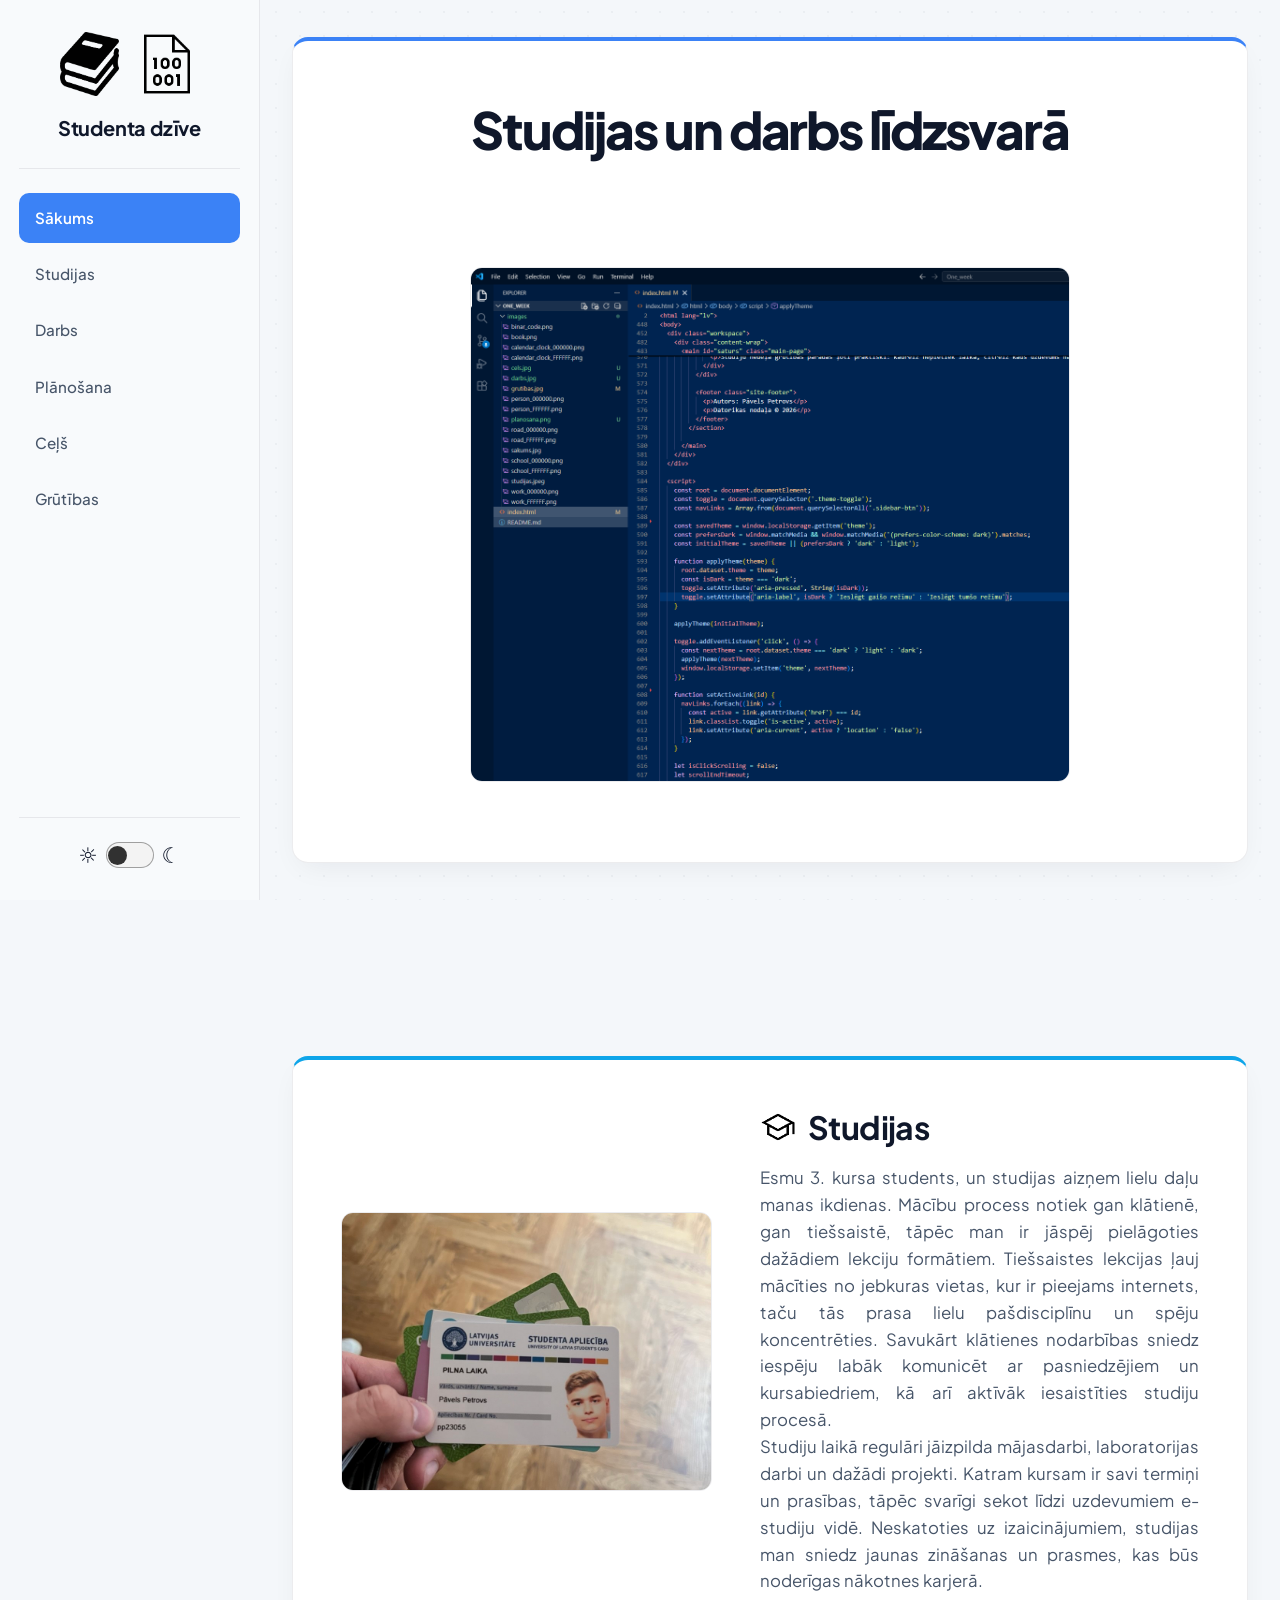
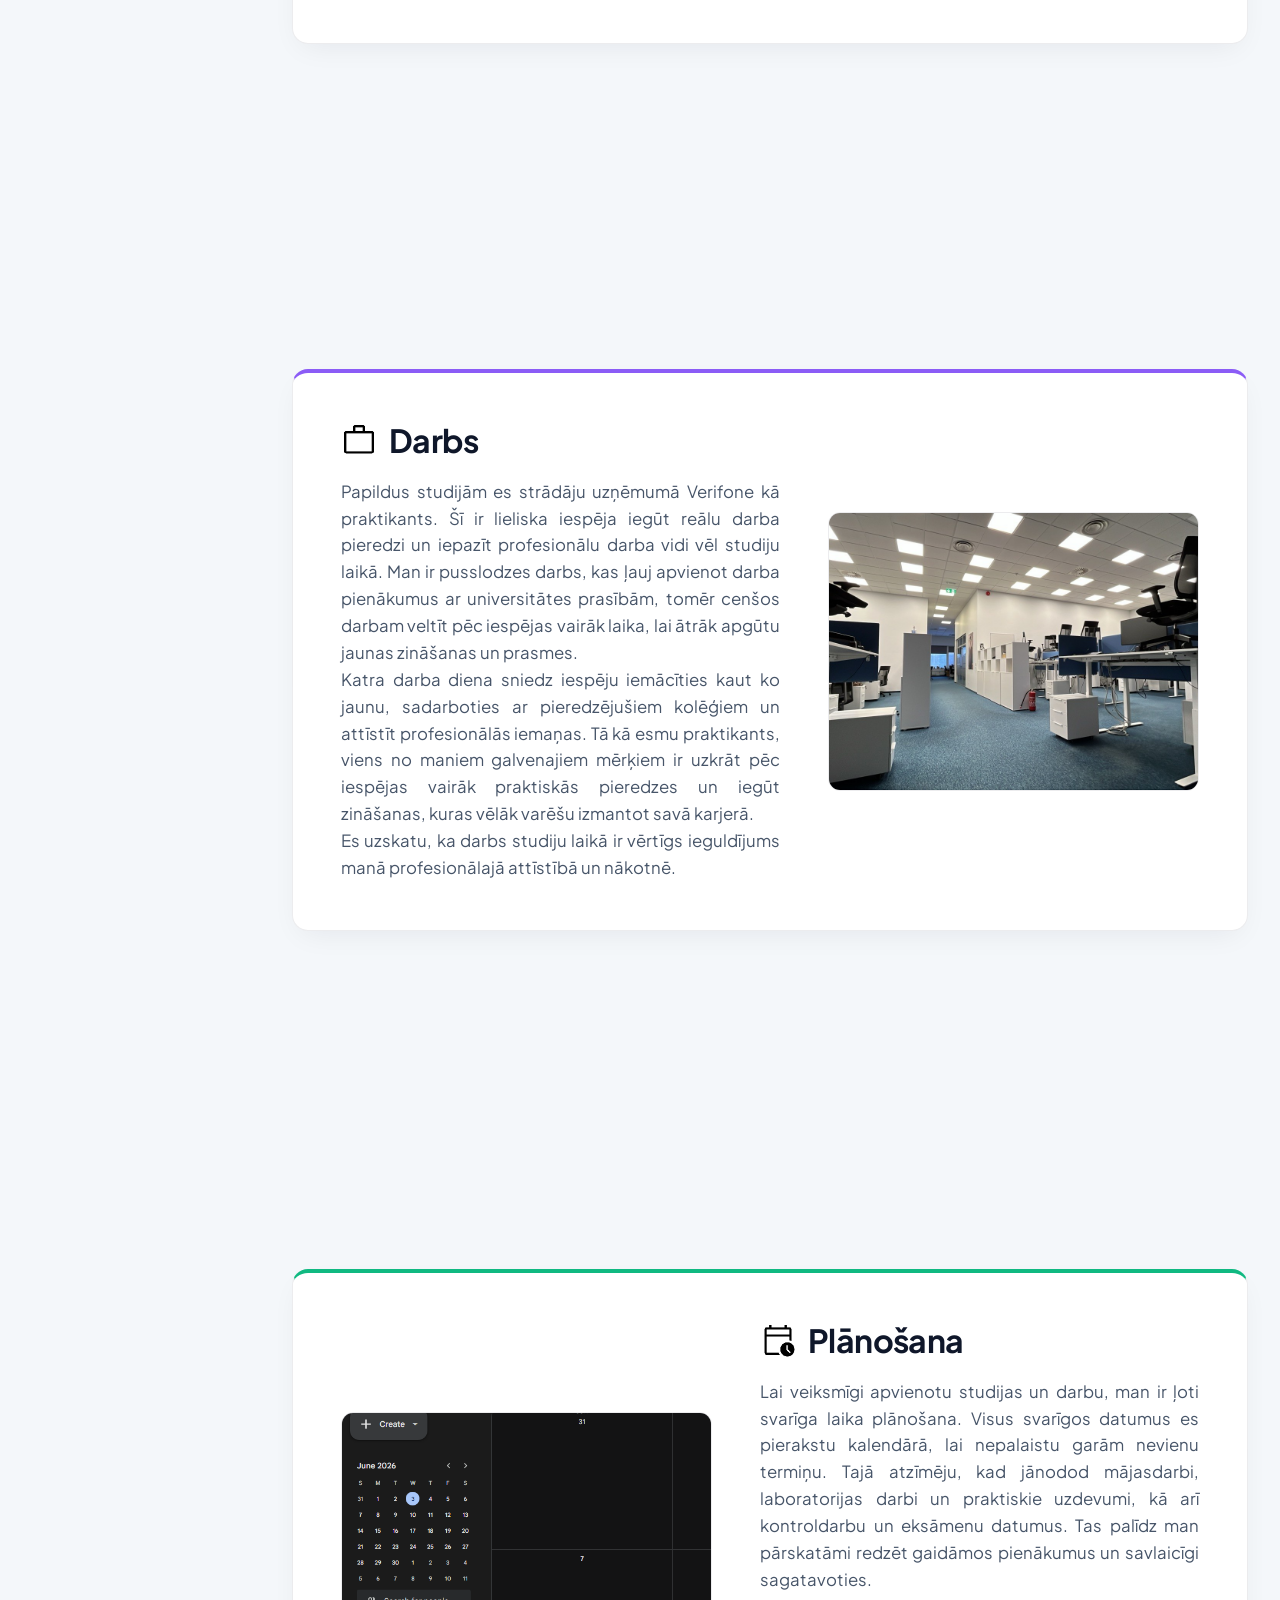
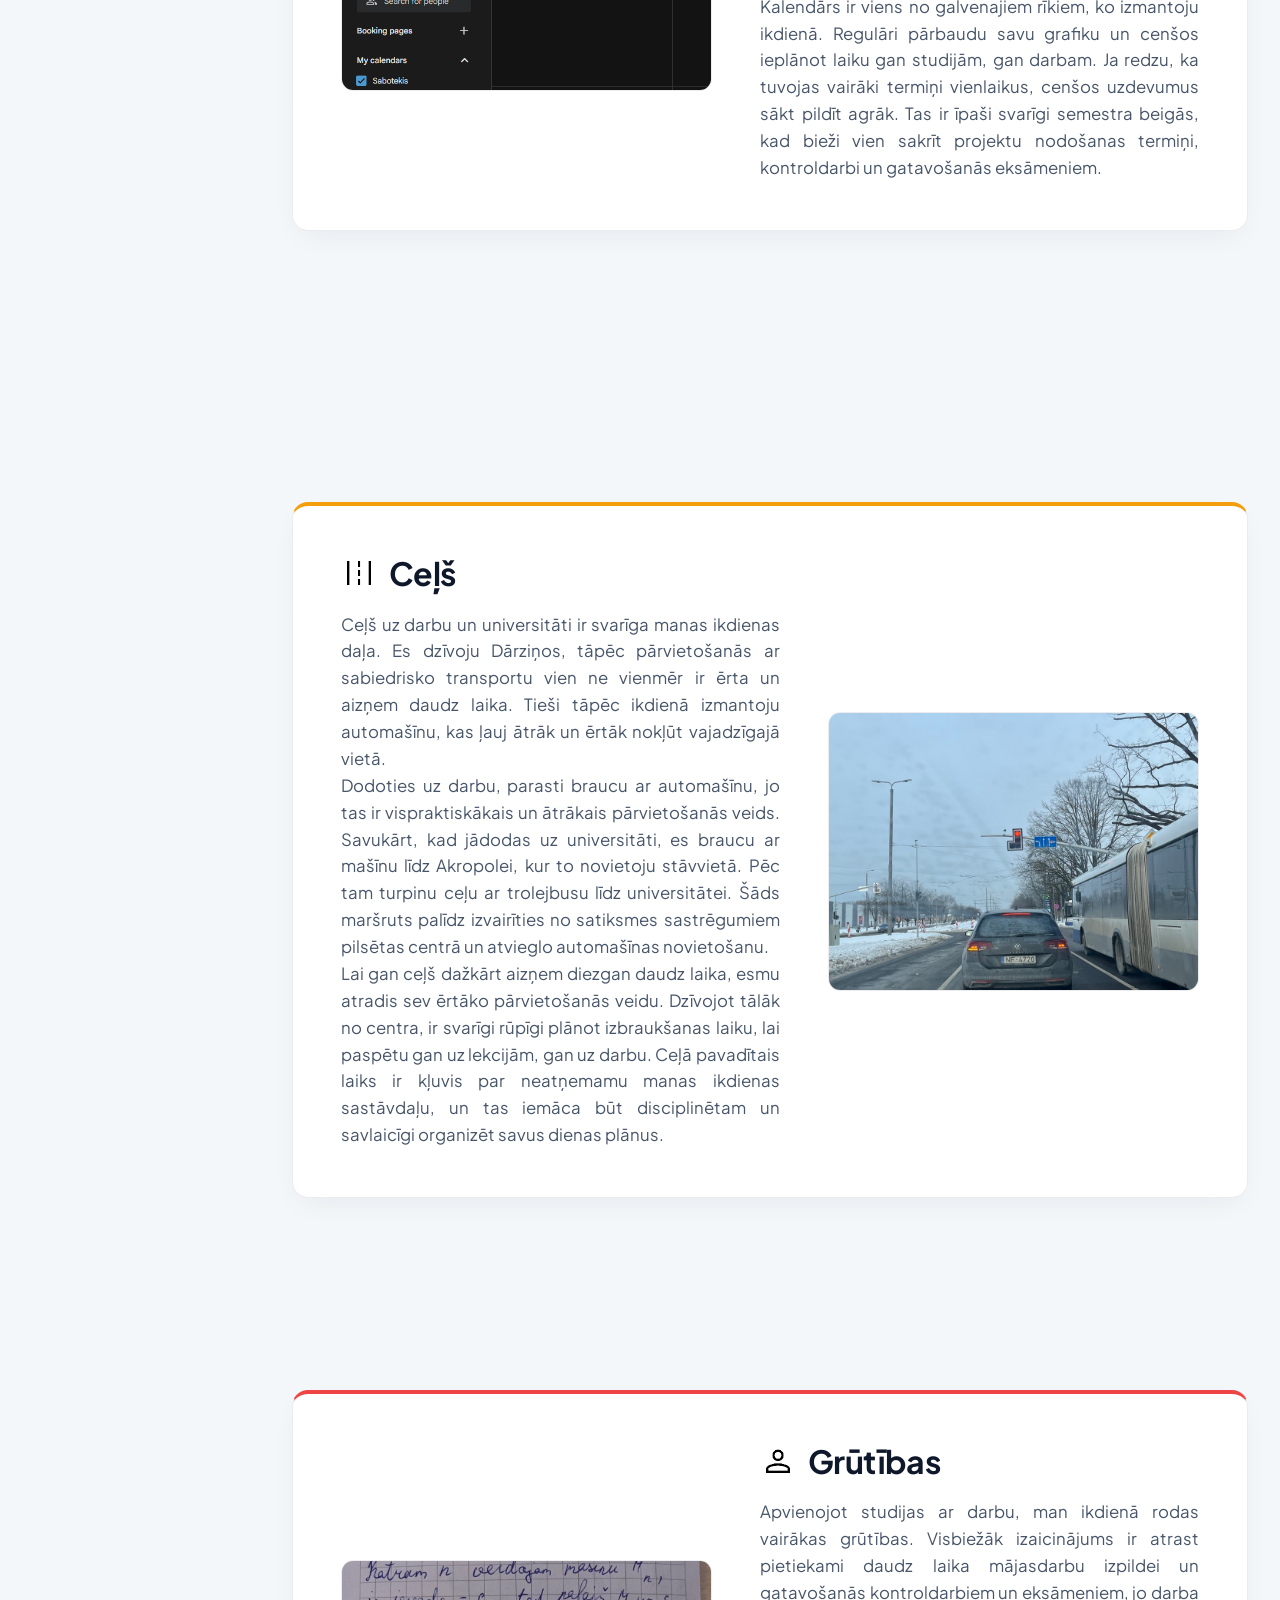
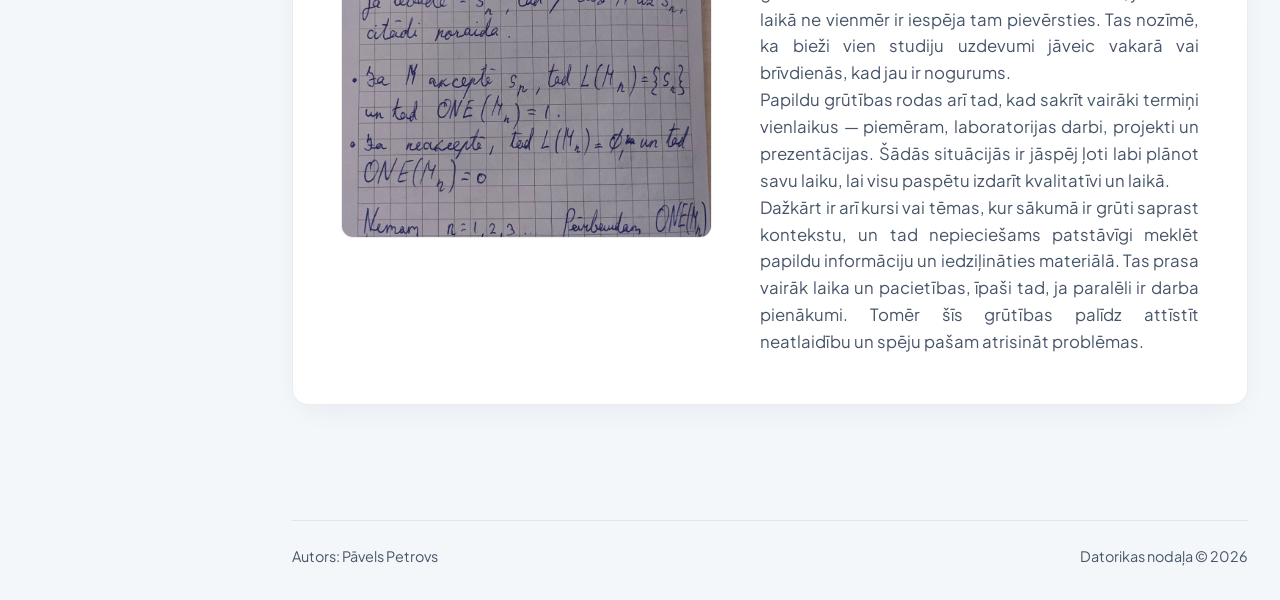
<file: index.html>
<!DOCTYPE html>
<html lang="lv">
<head>
  <meta charset="utf-8">
  <meta name="viewport" content="width=device-width, initial-scale=1">
  <meta name="color-scheme" content="light dark">
  <title>Studenta dzīve</title>
  <meta name="description" content="Maksimālas veiktspējas vienas lapas vietne par Datorikas nodaļas studenta darba nedēļu.">
  
  <link rel="preconnect" href="https://fonts.googleapis.com">
  <link rel="preconnect" href="https://fonts.gstatic.com" crossorigin>
  <link href="https://fonts.googleapis.com/css2?family=Plus+Jakarta+Sans:wght@400;500;600;700;800&display=swap" rel="stylesheet">

  <style>
    :root {
      color-scheme: light;
      --font-main: 'Plus Jakarta Sans', system-ui, -apple-system, sans-serif;
      
      --bg: #f4f7fa;
      --bg-pattern: rgba(16, 32, 51, 0.04);
      --surface: #ffffff;
      --surface-strong: #ffffff;
      --text: #0f172a;
      --text-muted: #475569;
      --border: rgba(15, 23, 42, 0.08);
      --shadow: 0 10px 30px -10px rgba(15, 23, 42, 0.08);
      
      --sidebar-bg: #f8fafc;
      --sidebar-w: 260px;
      --radius: 16px;
    }

    :root[data-theme="dark"] {
      color-scheme: dark;
      --bg: #090d16;
      --bg-pattern: rgba(255, 255, 255, 0.02);
      --surface: #111827;
      --surface-strong: #0f172a;
      --text: #f8fafc;
      --text-muted: #94a3b8;
      --border: rgba(255, 255, 255, 0.08);
      --shadow: 0 20px 40px -10px rgba(0, 0, 0, 0.5);
      --sidebar-bg: #0b111e;
    }

    :root[data-theme="dark"] .brand-img-asset {
      filter: invert(1);
    }

    *, *::before, *::after {
      box-sizing: border-box;
    }

    html {
      scroll-behavior: smooth;
      scroll-snap-type: y mandatory; 
    }

    body {
      margin: 0;
      font-family: var(--font-main);
      background-color: var(--bg);
      color: var(--text);
      line-height: 1.6;
      -webkit-font-smoothing: antialiased;
    }

    body::before {
      content: '';
      position: fixed;
      inset: 0;
      background-image: radial-gradient(var(--bg-pattern) 1.5px, transparent 1.5px);
      background-size: 24px 24px;
      z-index: -1;
      pointer-events: none;
    }

    .skip-link {
      position: absolute;
      left: 2rem;
      top: -5rem;
      padding: 0.8rem 1.5rem;
      background: var(--surface-strong);
      color: var(--text);
      border-radius: 12px;
      font-weight: 600;
      box-shadow: var(--shadow);
      z-index: 100;
      text-decoration: none;
    }
    .skip-link:focus { top: 2rem; }

    .workspace {
      display: flex;
      min-height: 100vh;
    }

    .sidebar {
      width: var(--sidebar-w);
      height: 100vh;
      position: fixed;
      left: 0;
      top: 0;
      bottom: 0;
      padding: 2rem 1.2rem;
      background: var(--sidebar-bg);
      border-right: 1px solid var(--border);
      display: flex;
      flex-direction: column;
      z-index: 50;
    }

    .sidebar-brand {
      display: flex;
      flex-direction: column;
      align-items: center;    
      text-align: center;     
      gap: 1rem;
      padding-bottom: 1.5rem;
      border-bottom: 1px solid var(--border);
      margin-bottom: 1.5rem;
    }

    .brand-images-group {
      display: flex;
      align-items: center;
      justify-content: center; 
      gap: 1rem;
    }

    .brand-img-asset {
      height: 64px; 
      width: auto;
      object-fit: contain;
      transition: filter 0.2s ease;
    }

    .sidebar-brand__text p { margin: 0; }
    
    .sidebar-brand__title {
      font-size: 1.25rem;
      font-weight: 700;
      letter-spacing: -0.01em;
      color: var(--text);
    }

    .sidebar-nav {
      display: flex;
      flex-direction: column;
      gap: 0.4rem;
    }

    .sidebar-btn {
      display: flex;
      align-items: center;
      padding: 0.8rem 1rem;
      color: var(--text-muted);
      text-decoration: none;
      font-weight: 500;
      font-size: 0.95rem;
      border-radius: 10px;
      transition: background-color 0.15s, color 0.15s;
    }

    .sidebar-btn:hover {
      color: var(--text);
      background: rgba(59, 130, 246, 0.08);
    }

    .sidebar-btn.is-active {
      color: #ffffff !important;
      background: #3b82f6;
      font-weight: 600;
    }

    .sidebar-theme {
      margin-top: auto;
      padding-top: 1.5rem;
      border-top: 1px solid var(--border);
      display: grid;
      grid-template-columns: auto auto auto;
      align-items: center;
      justify-content: center;
      gap: 0.5rem;
    }

    .sidebar-theme__icon {
      font-size: 1.35rem;
      line-height: 1;
    }

    .theme-toggle {
      width: 3rem;
      height: 1.6rem;
      border: 1px solid rgba(0, 0, 0, 0.35);
      border-radius: 999px;
      background: #f3f3f3;
      padding: 0.1rem;
      cursor: pointer;
      display: inline-flex;
      align-items: center;
      justify-content: flex-start;
    }

    .theme-toggle__switch {
      width: 1.2rem;
      height: 1.2rem;
      border-radius: 50%;
      background: #313131;
      transform: translateX(0);
      transition: transform 0.2s ease;
    }

    :root[data-theme="dark"] .theme-toggle {
      background: #1a2030;
      border-color: rgba(255, 255, 255, 0.3);
      justify-content: flex-end;
    }

    :root[data-theme="dark"] .theme-toggle__switch {
      background: #d7e3f6;
    }

    .content-wrap {
      margin-left: var(--sidebar-w);
      flex: 1;
      display: flex;
      flex-direction: column;
    }

    .main-page {
      width: 100%;
      max-width: 1100px;
      margin: 0 auto;
      padding: 0 2rem;
    }

    .fullscreen-card {
      scroll-snap-align: start;
      scroll-snap-stop: always; 
      min-height: 100vh;
      display: flex;
      align-items: center;
      justify-content: center;
      padding: 2rem 0;
    }

    .card-solid-panel {
      background: var(--surface);
      border: 1px solid var(--border);
      border-radius: var(--radius);
      box-shadow: var(--shadow);
      padding: 3rem;
      width: 100%;
      display: grid;
      gap: 3rem;
      position: relative;
      overflow: hidden;
      border-top: 4px solid var(--accent-color);
    }

    .page-hero { text-align: center; }
    
    .page-hero h1 {
      font-size: clamp(2.5rem, 4vw, 4rem);
      font-weight: 800;
      letter-spacing: -0.04em;
      margin: 0 0 1rem;
      color: var(--text);
    }
    
    .page-hero__visual {
      margin: 2rem auto;
      max-width: 600px;
      border-radius: 12px;
      overflow: hidden;
      border: 1px solid var(--border);
    }
    
    .page-hero__visual img { 
      width: 100%; 
      height: auto; 
      display: block; 
    }
    
    .page-hero__text {
      font-size: 1.15rem;
      max-width: 60ch;
      margin: 0 auto;
      color: var(--text-muted);
    }

    .section-card-grid {
      grid-template-columns: 1.1fr 1.3fr;
      align-items: center;
    }
    .section-card-grid--reverse {
      grid-template-columns: 1.3fr 1.1fr;
    }

    .section-media {
      border-radius: 12px;
      overflow: hidden;
      aspect-ratio: 4 / 3;
      border: 1px solid var(--border);
    }
    
    .section-media__image {
      width: 100%;
      height: 100%;
      object-fit: cover;
    }

    .section-text {
      display: flex;
      flex-direction: column;
    }
    
    .section-kicker {
      font-size: 0.85rem;
      font-weight: 700;
      text-transform: uppercase;
      letter-spacing: 0.1em;
      margin: 0 0 0.5rem;
      color: var(--accent-color);
    }
    
    .section-text h2 {
      font-size: clamp(1.6rem, 2.5vw, 2.4rem);
      font-weight: 700;
      letter-spacing: -0.02em;
      margin: 0 0 1.2rem;
      line-height: 1.2;
      
      display: flex;
      align-items: center;
      gap: 0.75rem; 
    }

    .section-title-icon {
      height: clamp(1.8rem, 2.8vw, 2.6rem);
      width: auto;
      object-fit: contain;
      flex-shrink: 0;
    }

    .icon-light-theme { display: inline-block; }
    .icon-dark-theme { display: none; }

    :root[data-theme="dark"] .icon-light-theme { display: none; }
    :root[data-theme="dark"] .icon-dark-theme { display: inline-block; }
    
    .section-text p {
      font-size: 1.05rem;
      color: var(--text-muted);
      margin: 0;
      text-align: justify;
    }

    #sakums { --accent-color: #3b82f6; }
    #studijas { --accent-color: #0ea5e9; }
    #darbs { --accent-color: #8b5cf6; }
    #planosana { --accent-color: #10b981; }
    #cels { --accent-color: #f59e0b; }
    #grutibas { --accent-color: #ef4444; }

    .final-section {
      flex-direction: column;
      justify-content: space-between;
    }
    
    .final-section .card-solid-panel {
      margin-top: auto;
      margin-bottom: auto;
      width: 100%;
    }

    .site-footer {
      width: 100%;
      display: flex;
      justify-content: space-between;
      padding: 1.5rem 0 0;
      margin-top: auto;
      border-top: 1px solid var(--border);
      color: var(--text-muted);
      font-size: 0.9rem;
    }
    .site-footer p { margin: 0; }

    @media (max-width: 960px) {
      html { scroll-snap-type: none; }
      .workspace { flex-direction: column; }
      .sidebar {
        width: 100%;
        height: auto;
        position: sticky;
        top: 0;
        padding: 1rem 1.5rem;
        border-right: 0;
        border-bottom: 1px solid var(--border);
        flex-direction: row;
        align-items: center;
        justify-content: space-between;
      }
      .sidebar-brand { flex-direction: row; align-items: center; padding-bottom: 0; margin-bottom: 0; border-bottom: 0; gap: 1rem; text-align: left; }
      .brand-img-asset { height: 44px; }
      .sidebar-nav { flex-direction: row; flex-wrap: wrap; gap: 0.3rem; }
      .sidebar-btn { padding: 0.5rem 0.8rem; font-size: 0.85rem; }
      .sidebar-theme { margin-top: 0; padding-top: 0; border-top: 0; }

      .content-wrap { margin-left: 0; }
      .fullscreen-card { min-height: unset; padding: 2rem 0; }
      .card-solid-panel { padding: 2rem; gap: 2rem; }
      .section-card-grid, .section-card-grid--reverse { grid-template-columns: 1fr; }
      .section-media { aspect-ratio: 16 / 10; order: -1; }
    }

    @media (max-width: 640px) {
      .sidebar { flex-direction: column; gap: 1rem; align-items: stretch; }
      .sidebar-brand { justify-content: center; flex-direction: column; text-align: center; }
      .brand-images-group { justify-content: center; }
      .sidebar-nav { justify-content: center; }
      .sidebar-theme { justify-content: center; }
      .main-page { padding: 0 1rem; }
      .card-solid-panel { padding: 1.5rem; }
      .site-footer { flex-direction: column; gap: 0.5rem; text-align: center; }
      
      .section-text h2 {
        flex-direction: row;
        flex-wrap: wrap;
      }
    }
  </style>
</head>
<body>

  <a class="skip-link" href="#saturs">Pāriet uz saturu</a>

  <div class="workspace">
    <aside class="sidebar" aria-label="Sadaļu izvēlne">
      <div class="sidebar-brand">
        <div class="brand-images-group">
          <img src="images/book.png" alt="Grāmatas ikona" class="brand-img-asset">
          <img src="images/binar_code.png" alt="Binārā koda ikona" class="brand-img-asset">
        </div>
        <div class="sidebar-brand__text">
          <p class="sidebar-brand__title">Studenta dzīve</p>
        </div>
      </div>

      <nav class="sidebar-nav" aria-label="Sadaļu navigācija">
        <a href="#sakums" class="sidebar-btn">Sākums</a>
        <a href="#studijas" class="sidebar-btn">Studijas</a>
        <a href="#darbs" class="sidebar-btn">Darbs</a>
        <a href="#planosana" class="sidebar-btn">Plānošana</a>
        <a href="#cels" class="sidebar-btn">Ceļš</a>
        <a href="#grutibas" class="sidebar-btn">Grūtības</a>
      </nav>

      <div class="sidebar-theme">
        <span class="sidebar-theme__icon" aria-hidden="true">☼</span>
        <button class="theme-toggle" type="button" aria-pressed="false" aria-label="Ieslēgt tumšo režīmu">
          <span class="theme-toggle__switch" aria-hidden="true"></span>
        </button>
        <span class="sidebar-theme__icon" aria-hidden="true">☾</span>
      </div>
    </aside>

    <div class="content-wrap">
      <main id="saturs" class="main-page">
        
        <section id="sakums" class="fullscreen-card">
          <div class="card-solid-panel page-hero">
            <h1>Studijas un darbs līdzsvarā</h1>
            <div class="page-hero__visual">
              <img src="images/sakums.png" alt="Latvijas Universitātes studenta apliecība, kas tiek turēta rokā." loading="lazy" />
            </div>
          </div>
        </section>

        <section id="studijas" class="fullscreen-card">
          <div class="card-solid-panel section-card-grid">
            <div class="section-media">
              <img src="images/studijas.jpg" alt="Skats uz kodu redaktora VS Code lietotāja saskarni ar atvērtu index.html failu, kurā redzama JavaScript funkcija tēmu pārslēgšanai." class="section-media__image" loading="lazy"/>
            </div>
            <div class="section-text">
              <h2>
                <img src="images/school_000000.png" alt="Studiju ikona" class="section-title-icon icon-light-theme">
                <img src="images/school_FFFFFF.png" alt="Studiju ikona" class="section-title-icon icon-dark-theme">
                Studijas
              </h2>
              <p>
                Esmu 3. kursa students, un studijas aizņem lielu daļu manas ikdienas. Mācību process notiek gan klātienē, gan tiešsaistē, tāpēc man ir jāspēj pielāgoties dažādiem lekciju formātiem. 
                Tiešsaistes lekcijas ļauj mācīties no jebkuras vietas, kur ir pieejams internets, taču tās prasa lielu pašdisciplīnu un spēju koncentrēties. Savukārt klātienes nodarbības sniedz iespēju labāk komunicēt ar pasniedzējiem un kursabiedriem, kā arī aktīvāk iesaistīties studiju procesā.
              <br>
                Studiju laikā regulāri jāizpilda mājasdarbi, laboratorijas darbi un dažādi projekti. Katram kursam ir savi termiņi un prasības, tāpēc svarīgi sekot līdzi uzdevumiem e-studiju vidē. 
                Neskatoties uz izaicinājumiem, studijas man sniedz jaunas zināšanas un prasmes, kas būs noderīgas nākotnes karjerā.
              </p>
            </div>
          </div>
        </section>

        <section id="darbs" class="fullscreen-card">
          <div class="card-solid-panel section-card-grid section-card-grid--reverse">
            <div class="section-text">
              <h2>
                <img src="images/work_000000.png" alt="Darba ikona" class="section-title-icon icon-light-theme">
                <img src="images/work_FFFFFF.png" alt="Darba ikona" class="section-title-icon icon-dark-theme">
                Darbs
              </h2>
              <p>
                Papildus studijām es strādāju uzņēmumā Verifone kā praktikants. Šī ir lieliska iespēja iegūt reālu darba pieredzi un iepazīt profesionālu darba vidi vēl studiju laikā. 
                Man ir pusslodzes darbs, kas ļauj apvienot darba pienākumus ar universitātes prasībām, tomēr cenšos darbam veltīt pēc iespējas vairāk laika, lai ātrāk apgūtu jaunas zināšanas un prasmes.
              <br>
                Katra darba diena sniedz iespēju iemācīties kaut ko jaunu, sadarboties ar pieredzējušiem kolēģiem un attīstīt profesionālās iemaņas. 
                Tā kā esmu praktikants, viens no maniem galvenajiem mērķiem ir uzkrāt pēc iespējas vairāk praktiskās pieredzes un iegūt zināšanas, kuras vēlāk varēšu izmantot savā karjerā.
              <br>
                Es uzskatu, ka darbs studiju laikā ir vērtīgs ieguldījums manā profesionālajā attīstībā un nākotnē.
              </p>
            </div>
            <div class="section-media">
              <img src="images/darbs.jpg" alt="Skats uz modernu, tukšu biroja telpu ar baltiem galdiem, ziliem nodalījumiem un uz galdiem uzliktiem melniem krēsliem." class="section-media__image" loading="lazy"/>
            </div>
          </div>
        </section>

        <section id="planosana" class="fullscreen-card">
          <div class="card-solid-panel section-card-grid">
            <div class="section-media">
              <img src="images/planosana.png" alt="Google kalendāra saskarne ar atvērtu 2026. gada jūnija skatu, kurā redzama kreisā sānjosla ar kalendāru sarakstu un "Today" poga." class="section-media__image" loading="lazy"/>
            </div>
            <div class="section-text">
              <h2>
                <img src="images/calendar_clock_000000.png" alt="Kalendāra ikona" class="section-title-icon icon-light-theme">
                <img src="images/calendar_clock_FFFFFF.png" alt="Kalendāra ikona" class="section-title-icon icon-dark-theme">
                Plānošana
              </h2>
              <p>
                Lai veiksmīgi apvienotu studijas un darbu, man ir ļoti svarīga laika plānošana. Visus svarīgos datumus es pierakstu kalendārā, lai nepalaistu garām nevienu termiņu. 
                Tajā atzīmēju, kad jānodod mājasdarbi, laboratorijas darbi un praktiskie uzdevumi, kā arī kontroldarbu un eksāmenu datumus. Tas palīdz man pārskatāmi redzēt gaidāmos pienākumus un savlaicīgi sagatavoties.
              <br>
                Kalendārs ir viens no galvenajiem rīkiem, ko izmantoju ikdienā. Regulāri pārbaudu savu grafiku un cenšos ieplānot laiku gan studijām, gan darbam. 
                Ja redzu, ka tuvojas vairāki termiņi vienlaikus, cenšos uzdevumus sākt pildīt agrāk. Tas ir īpaši svarīgi semestra beigās, kad bieži vien sakrīt projektu nodošanas termiņi, kontroldarbi un gatavošanās eksāmeniem.
              </p>
            </div>
          </div>
        </section>

        <section id="cels" class="fullscreen-card">
          <div class="card-solid-panel section-card-grid section-card-grid--reverse">
            <div class="section-text">
              <h2>
                <img src="images/road_000000.png" alt="Ceļš ikona" class="section-title-icon icon-light-theme">
                <img src="images/road_FFFFFF.png" alt="Ceļš ikona" class="section-title-icon icon-dark-theme">
                Ceļš
              </h2>
              <p>
                Ceļš uz darbu un universitāti ir svarīga manas ikdienas daļa. Es dzīvoju Dārziņos, tāpēc pārvietošanās ar sabiedrisko transportu vien ne vienmēr ir ērta un aizņem daudz laika. 
                Tieši tāpēc ikdienā izmantoju automašīnu, kas ļauj ātrāk un ērtāk nokļūt vajadzīgajā vietā.
              <br>
                Dodoties uz darbu, parasti braucu ar automašīnu, jo tas ir vispraktiskākais un ātrākais pārvietošanās veids. Savukārt, kad jādodas uz universitāti, es braucu ar mašīnu līdz Akropolei, kur to novietoju stāvvietā. 
                Pēc tam turpinu ceļu ar trolejbusu līdz universitātei. 
                Šāds maršruts palīdz izvairīties no satiksmes sastrēgumiem pilsētas centrā un atvieglo automašīnas novietošanu.
              <br>
                Lai gan ceļš dažkārt aizņem diezgan daudz laika, esmu atradis sev ērtāko pārvietošanās veidu. Dzīvojot tālāk no centra, ir svarīgi rūpīgi plānot izbraukšanas laiku, lai paspētu gan uz lekcijām, gan uz darbu. 
                Ceļā pavadītais laiks ir kļuvis par neatņemamu manas ikdienas sastāvdaļu, un tas iemāca būt disciplinētam un savlaicīgi organizēt savus dienas plānus.
              </p>
            </div>
            <div class="section-media">
              <img src="images/cels.jpg" alt="Skats pa automašīnas vējstiklu ziemas laikā, redzams ceļš ar sastrēgumu, luksofors ar sarkano gaismu un sabiedriskais transports." class="section-media__image" loading="lazy"/>
            </div>
          </div>
        </section>

        <section id="grutibas" class="fullscreen-card final-section">
          <div class="card-solid-panel section-card-grid">
            <div class="section-media">
              <img src="images/grutibas.jpg" alt="Rokrakstā uz lapas rūtiņās pierakstīti matemātiski apzīmējumi un loģikas uzdevuma risinājums par mašīnu un ievades kopām." class="section-media__image" loading="lazy"/>
            </div>
            <div class="section-text">
              <h2>
                <img src="images/person_000000.png" alt="Cilvēka ikona" class="section-title-icon icon-light-theme">
                <img src="images/person_FFFFFF.png" alt="Cilvēka ikona" class="section-title-icon icon-dark-theme">
                Grūtības
              </h2>
              <p>
                Apvienojot studijas ar darbu, man ikdienā rodas vairākas grūtības. 
                Visbiežāk izaicinājums ir atrast pietiekami daudz laika mājasdarbu izpildei un gatavošanās kontroldarbiem un eksāmeniem, jo darba laikā ne vienmēr ir iespēja tam pievērsties. 
                Tas nozīmē, ka bieži vien studiju uzdevumi jāveic vakarā vai brīvdienās, kad jau ir nogurums.
              <br>
                Papildu grūtības rodas arī tad, kad sakrīt vairāki termiņi vienlaikus — piemēram, laboratorijas darbi, projekti un prezentācijas. 
                Šādās situācijās ir jāspēj ļoti labi plānot savu laiku, lai visu paspētu izdarīt kvalitatīvi un laikā.
              <br>
                Dažkārt ir arī kursi vai tēmas, kur sākumā ir grūti saprast kontekstu, un tad nepieciešams patstāvīgi meklēt papildu informāciju un iedziļināties materiālā. 
                Tas prasa vairāk laika un pacietības, īpaši tad, ja paralēli ir darba pienākumi. 
                Tomēr šīs grūtības palīdz attīstīt neatlaidību un spēju pašam atrisināt problēmas.
              </p>
            </div>
          </div>

          <footer class="site-footer">
            <p>Autors: Pāvels Petrovs</p>
            <p>Datorikas nodaļa © 2026</p>
          </footer>
        </section>

      </main>
    </div>
  </div>

  <script>
    const root = document.documentElement;
    const toggle = document.querySelector('.theme-toggle');
    const navLinks = Array.from(document.querySelectorAll('.sidebar-btn'));

    const savedTheme = window.localStorage.getItem('theme');
    const prefersDark = window.matchMedia && window.matchMedia('(prefers-color-scheme: dark)').matches;
    const initialTheme = savedTheme || (prefersDark ? 'dark' : 'light');

    function applyTheme(theme) {
      root.dataset.theme = theme;
      const isDark = theme === 'dark';
      toggle.setAttribute('aria-pressed', String(isDark));
      toggle.setAttribute('aria-label', isDark ? 'Ieslēgt gaišo režīmu' : 'Ieslēgt tumšo režīmu');
    }

    applyTheme(initialTheme);

    toggle.addEventListener('click', () => {
      const nextTheme = root.dataset.theme === 'dark' ? 'light' : 'dark';
      applyTheme(nextTheme);
      window.localStorage.setItem('theme', nextTheme);
    });

    function setActiveLink(id) {
      navLinks.forEach((link) => {
        const active = link.getAttribute('href') === id;
        link.classList.toggle('is-active', active);
        link.setAttribute('aria-current', active ? 'location' : 'false');
      });
    }

    let isClickScrolling = false;
    let scrollEndTimeout;

    navLinks.forEach((link) => {
      link.addEventListener('click', () => {
        const targetId = link.getAttribute('href');
        setActiveLink(targetId);
        isClickScrolling = true;
        clearTimeout(scrollEndTimeout);
      });
    });

    window.addEventListener('scroll', () => {
      if (isClickScrolling) {
        clearTimeout(scrollEndTimeout);
        scrollEndTimeout = setTimeout(() => {
          isClickScrolling = false;
        }, 100);
      }
    }, { passive: true });

    const sections = document.querySelectorAll('.fullscreen-card');
    const observerOptions = {
      root: null,
      rootMargin: '-50% 0px -50% 0px',
      threshold: 0
    };

    const observer = new IntersectionObserver((entries) => {
      if (isClickScrolling) return;

      entries.forEach(entry => {
        if (entry.isIntersecting) {
          const id = entry.target.getAttribute('id');
          setActiveLink(`#${id}`);
        }
      });
    }, observerOptions);

    sections.forEach(section => observer.observe(section));
  </script>
</body>
</html>
</file>
